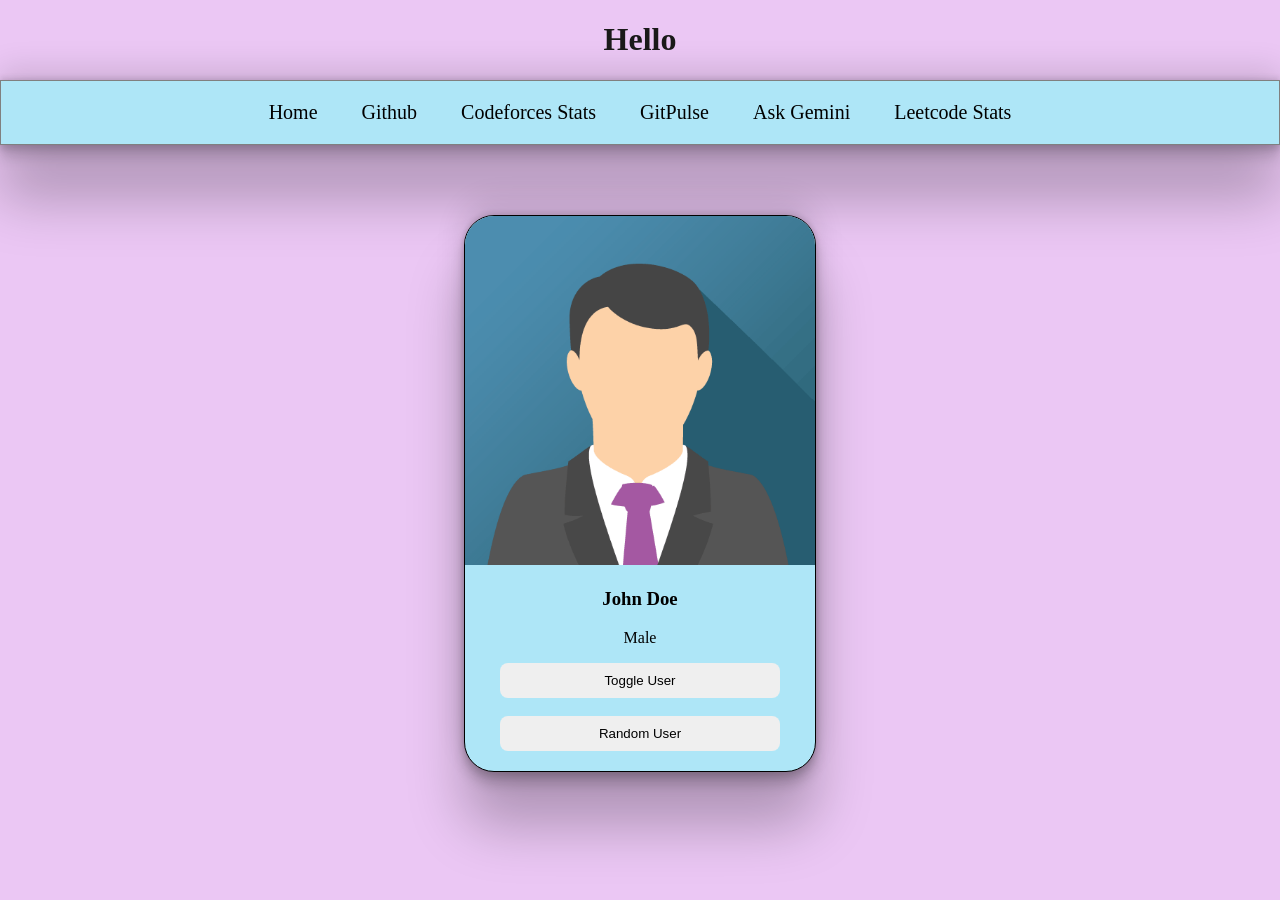
<file: target/classes/static/index.html>
<!DOCTYPE html>
<html lang="en">
<head>
    <meta charset="UTF-8">
    <meta name="viewport" content="width=device-width, initial-scale=1.0">
    <title>Auto Suggest</title>
    <link rel="stylesheet" href="index.css">
</head>
<body>
     <h1>Hello </h1>
     <div class="navbar">
        <a href="">Home</a>
        <a href="https://github.com/" target="_blank">Github</a>
        <a href="codeforces-stats.html" target="_blank">Codeforces Stats</a>
        <a href="gitpulse.html" target="_blank">GitPulse</a>
        <a href="ask-gemini.html" target="_blank">Ask Gemini</a>
        <a href="leetcode-stats.html" target="_blank">Leetcode Stats</a>
     </div>

     <div class="card">
        <img id="user-image" src="john.png" alt="image not found">
        <h3 id="user-name">John Doe</h3>
        <p id="user-gender">Male</p>
        <button onclick="toggleUser()">Toggle User</button>
        <br>
        <br>
        <button onclick="randomUser()">Random User</button>
     </div>
    <script src="index.js"></script>
</body>
</html>
</file>
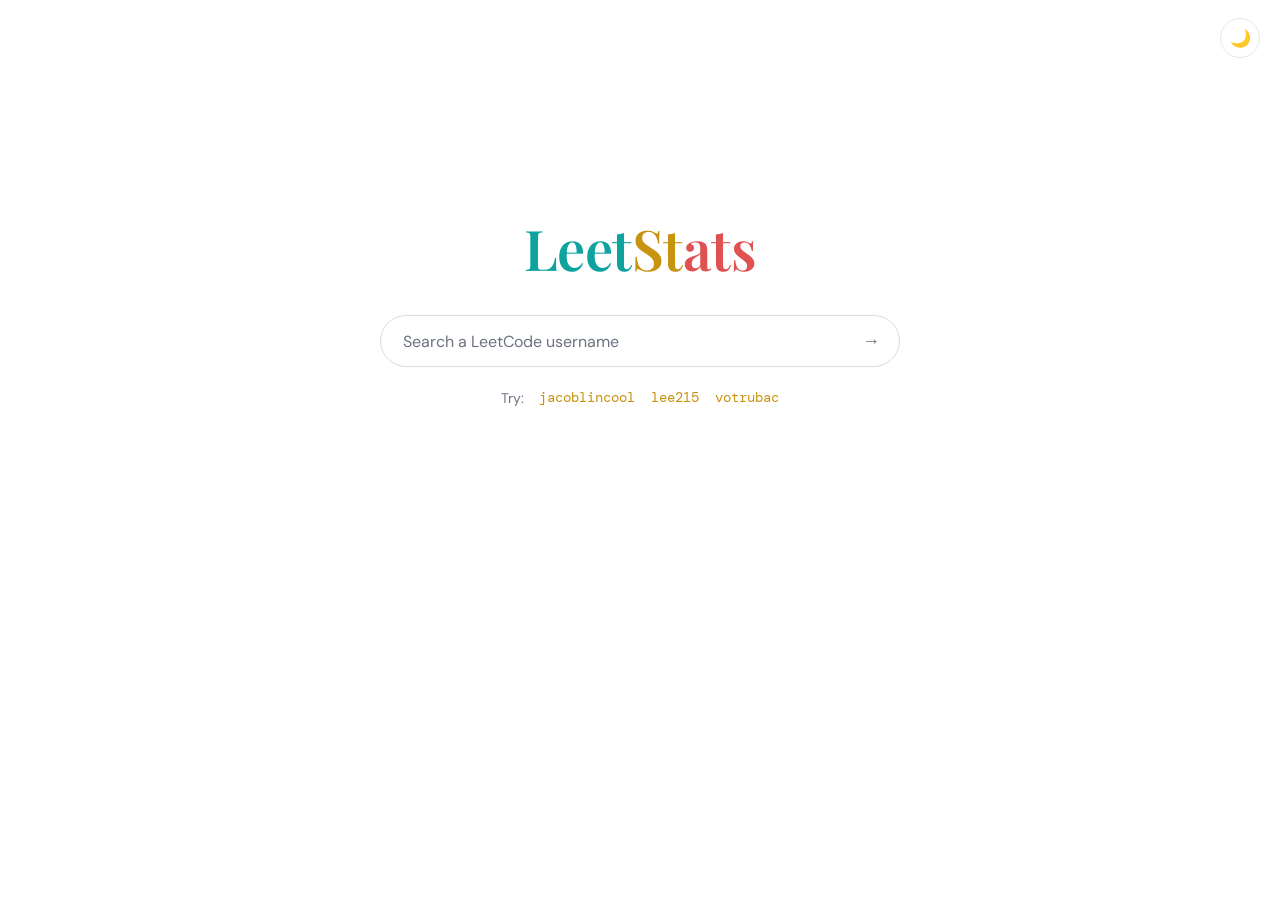
<file: target/classes/static/leetcode-stats.html>
<!DOCTYPE html>
<html lang="en" data-theme="light">
<head>
<meta charset="UTF-8">
<meta name="viewport" content="width=device-width, initial-scale=1.0">
<title>LeetStats</title>
<link rel="preconnect" href="https://fonts.googleapis.com">
<link rel="preconnect" href="https://fonts.gstatic.com" crossorigin>
<link href="https://fonts.googleapis.com/css2?family=Playfair+Display:wght@600&family=DM+Sans:wght@400;500;700&family=DM+Mono:wght@400;500&display=swap" rel="stylesheet">
<style>
  :root, [data-theme="light"] {
    --bg: #ffffff;
    --text: #1f2328;
    --muted: #6b7280;
    --line: #e5e7eb;
    --surface: #ffffff;
    --input-border: #dadce0;
    --input-shadow: rgba(32, 33, 36, 0.12);
    --track: #f0f1f3;
    --easy: #0fa39e;
    --medium: #c8930f;
    --hard: #e05252;
    --accent: #c8930f;
    --card-shadow: 0 1px 3px rgba(32, 33, 36, 0.08), 0 8px 28px rgba(32, 33, 36, 0.06);
  }
  [data-theme="dark"] {
    --bg: #0a0b0d;
    --text: #e9e7e2;
    --muted: #8b8f98;
    --line: rgba(255, 255, 255, 0.09);
    --surface: #121418;
    --input-border: rgba(255, 255, 255, 0.14);
    --input-shadow: rgba(0, 0, 0, 0.5);
    --track: rgba(255, 255, 255, 0.08);
    --easy: #3ddad7;
    --medium: #e3b341;
    --hard: #ff6b6b;
    --accent: #e3b341;
    --card-shadow: 0 20px 50px rgba(0, 0, 0, 0.45);
  }

  * { margin: 0; padding: 0; box-sizing: border-box; }

  html, body { height: 100%; }

  body {
    background: var(--bg);
    color: var(--text);
    font-family: "DM Sans", system-ui, sans-serif;
    display: flex;
    flex-direction: column;
    align-items: center;
    transition: background 0.25s, color 0.25s;
  }

  /* theme toggle, top right */
  .theme-toggle {
    position: fixed;
    top: 18px;
    right: 20px;
    width: 40px;
    height: 40px;
    border-radius: 50%;
    border: 1px solid var(--line);
    background: var(--surface);
    color: var(--text);
    font-size: 17px;
    cursor: pointer;
    display: flex;
    align-items: center;
    justify-content: center;
    transition: background 0.25s, border-color 0.25s, transform 0.15s;
    z-index: 10;
  }
  .theme-toggle:hover { transform: scale(1.06); }
  .theme-toggle:focus-visible { outline: 2px solid var(--accent); outline-offset: 2px; }

  main {
    width: 100%;
    max-width: 640px;
    padding: 0 24px 64px;
    display: flex;
    flex-direction: column;
    align-items: center;
    /* Google-style: sits a bit above vertical center when idle */
    margin-top: clamp(96px, 24vh, 210px);
    transition: margin-top 0.45s cubic-bezier(0.3, 0.8, 0.3, 1);
  }
  body.has-result main { margin-top: 72px; }

  .wordmark {
    font-family: "Playfair Display", serif;
    font-weight: 600;
    font-size: clamp(40px, 8vw, 56px);
    letter-spacing: -0.01em;
    margin-bottom: 30px;
    user-select: none;
  }
  .wordmark .l { color: var(--easy); }
  .wordmark .e { color: var(--medium); }
  .wordmark .t { color: var(--hard); }

  /* search */
  .search {
    width: 100%;
    max-width: 520px;
    display: flex;
    align-items: center;
    gap: 12px;
    background: var(--surface);
    border: 1px solid var(--input-border);
    border-radius: 999px;
    padding: 0 8px 0 22px;
    height: 52px;
    transition: box-shadow 0.2s, border-color 0.2s, background 0.25s;
  }
  .search:focus-within {
    box-shadow: 0 2px 10px var(--input-shadow);
    border-color: transparent;
  }
  [data-theme="dark"] .search:focus-within { border-color: var(--accent); box-shadow: none; }

  .search input {
    flex: 1;
    min-width: 0;
    border: none;
    outline: none;
    background: transparent;
    color: var(--text);
    font-family: "DM Mono", monospace;
    font-size: 16px;
  }
  .search input::placeholder { color: var(--muted); font-family: "DM Sans", sans-serif; }

  .search button {
    border: none;
    background: transparent;
    color: var(--muted);
    font-size: 18px;
    width: 40px;
    height: 40px;
    border-radius: 50%;
    cursor: pointer;
    display: flex;
    align-items: center;
    justify-content: center;
    transition: color 0.15s, background 0.15s;
  }
  .search button:hover { color: var(--accent); background: var(--track); }
  .search button:focus-visible { outline: 2px solid var(--accent); outline-offset: 1px; }
  .search button:disabled { opacity: 0.45; cursor: wait; }

  .try {
    margin-top: 20px;
    font-size: 14px;
    color: var(--muted);
    display: flex;
    gap: 14px;
    align-items: center;
    flex-wrap: wrap;
    justify-content: center;
  }
  .try button {
    background: none;
    border: none;
    padding: 2px 1px;
    color: var(--accent);
    font-family: "DM Mono", monospace;
    font-size: 13.5px;
    cursor: pointer;
    border-bottom: 1px dashed transparent;
    transition: border-color 0.15s;
  }
  .try button:hover { border-bottom-color: var(--accent); }
  .try button:focus-visible { outline: 2px solid var(--accent); outline-offset: 2px; }

  /* states */
  .loader {
    margin-top: 52px;
    width: 34px; height: 34px;
    border: 3px solid var(--track);
    border-top-color: var(--accent);
    border-radius: 50%;
    animation: spin 0.8s linear infinite;
  }
  @keyframes spin { to { transform: rotate(360deg); } }

  .error {
    margin-top: 44px;
    text-align: center;
    color: var(--muted);
    font-size: 14.5px;
    line-height: 1.6;
    max-width: 420px;
  }
  .error b { color: var(--hard); font-weight: 700; display: block; margin-bottom: 4px; }

  /* card */
  .card {
    width: 100%;
    margin-top: 44px;
    background: var(--surface);
    border: 1px solid var(--line);
    border-radius: 18px;
    padding: 30px 34px;
    box-shadow: var(--card-shadow);
    animation: rise 0.45s cubic-bezier(0.2, 0.7, 0.3, 1) both;
    transition: background 0.25s, border-color 0.25s;
  }
  @keyframes rise {
    from { opacity: 0; transform: translateY(14px); }
    to   { opacity: 1; transform: translateY(0); }
  }

  .card-head {
    display: flex;
    justify-content: space-between;
    align-items: baseline;
    gap: 10px;
    flex-wrap: wrap;
    margin-bottom: 26px;
  }
  .card-head a {
    font-family: "Playfair Display", serif;
    font-size: 23px;
    font-weight: 600;
    color: var(--text);
    text-decoration: none;
  }
  .card-head a:hover { color: var(--accent); }
  .card-head .rank {
    font-family: "DM Mono", monospace;
    font-size: 13px;
    color: var(--muted);
  }
  .card-head .rank b { color: var(--accent); font-weight: 500; }

  .card-body {
    display: grid;
    grid-template-columns: 168px 1fr;
    gap: 34px;
    align-items: center;
  }

  .ring-wrap { position: relative; width: 168px; height: 168px; margin: 0 auto; }
  .ring-wrap svg { transform: rotate(-90deg); display: block; }
  .ring-track { fill: none; stroke: var(--track); stroke-width: 9; }
  .ring-fill {
    fill: none;
    stroke: var(--accent);
    stroke-width: 9;
    stroke-linecap: round;
    transition: stroke-dashoffset 1.1s cubic-bezier(0.3, 0.8, 0.3, 1), stroke 0.25s;
  }
  .ring-center {
    position: absolute; inset: 0;
    display: flex; flex-direction: column;
    align-items: center; justify-content: center;
  }
  .ring-center .big {
    font-family: "DM Mono", monospace;
    font-size: 36px;
    line-height: 1;
  }
  .ring-center .small {
    color: var(--muted);
    font-size: 11.5px;
    margin-top: 6px;
    letter-spacing: 0.06em;
    text-transform: uppercase;
  }

  .bars { display: flex; flex-direction: column; gap: 18px; }
  .bar-top {
    display: flex;
    justify-content: space-between;
    align-items: baseline;
    margin-bottom: 7px;
  }
  .bar-top .label {
    font-size: 12.5px;
    font-weight: 700;
    letter-spacing: 0.09em;
    text-transform: uppercase;
  }
  .bar-top .nums {
    font-family: "DM Mono", monospace;
    font-size: 13px;
    color: var(--muted);
  }
  .bar-top .nums b { color: var(--text); font-weight: 500; }
  .bar-track { height: 7px; border-radius: 99px; background: var(--track); overflow: hidden; }
  .bar-fill { height: 100%; width: 0; border-radius: 99px; transition: width 1.1s cubic-bezier(0.3, 0.8, 0.3, 1); }
  .easy   .label { color: var(--easy); }   .easy   .bar-fill { background: var(--easy); }
  .medium .label { color: var(--medium); } .medium .bar-fill { background: var(--medium); }
  .hard   .label { color: var(--hard); }   .hard   .bar-fill { background: var(--hard); }

  .hidden { display: none !important; }

  @media (max-width: 540px) {
    .card { padding: 24px 20px; }
    .card-body { grid-template-columns: 1fr; gap: 26px; }
  }

  @media (prefers-reduced-motion: reduce) {
    * { animation: none !important; transition: none !important; }
  }
</style>
</head>
<body>
  <button class="theme-toggle" id="theme-toggle" aria-label="Switch theme" title="Switch theme">🌙</button>

  <main>
    <h1 class="wordmark"><span class="l">Leet</span><span class="e">St</span><span class="t">ats</span></h1>

    <div class="search">
      <input id="username" type="text" placeholder="Search a LeetCode username" autocomplete="off" spellcheck="false" aria-label="LeetCode username">
      <button id="go" aria-label="Fetch stats" title="Fetch stats">→</button>
    </div>

    <div class="try">
      <span>Try:</span>
      <button data-u="jacoblincool">jacoblincool</button>
      <button data-u="lee215">lee215</button>
      <button data-u="votrubac">votrubac</button>
    </div>

    <div id="loading" class="loader hidden" role="status" aria-label="Loading"></div>

    <div id="error" class="error hidden" role="alert">
      <b>Couldn't fetch that profile</b>
      <span id="error-msg"></span>
    </div>

    <section id="card" class="card hidden" aria-live="polite">
      <div class="card-head">
        <a id="profile-link" href="#" target="_blank" rel="noopener"></a>
        <span class="rank">Rank <b id="ranking">—</b></span>
      </div>
      <div class="card-body">
        <div class="ring-wrap">
          <svg width="168" height="168" viewBox="0 0 168 168" aria-hidden="true">
            <circle class="ring-track" cx="84" cy="84" r="74"></circle>
            <circle class="ring-fill" id="ring" cx="84" cy="84" r="74"></circle>
          </svg>
          <div class="ring-center">
            <div class="big" id="total-solved">0</div>
            <div class="small" id="total-label">solved</div>
          </div>
        </div>
        <div class="bars">
          <div class="bar-row easy">
            <div class="bar-top"><span class="label">Easy</span>
              <span class="nums"><b id="easy-solved">0</b> / <span id="easy-total">0</span></span></div>
            <div class="bar-track"><div class="bar-fill" id="easy-bar"></div></div>
          </div>
          <div class="bar-row medium">
            <div class="bar-top"><span class="label">Medium</span>
              <span class="nums"><b id="medium-solved">0</b> / <span id="medium-total">0</span></span></div>
            <div class="bar-track"><div class="bar-fill" id="medium-bar"></div></div>
          </div>
          <div class="bar-row hard">
            <div class="bar-top"><span class="label">Hard</span>
              <span class="nums"><b id="hard-solved">0</b> / <span id="hard-total">0</span></span></div>
            <div class="bar-track"><div class="bar-fill" id="hard-bar"></div></div>
          </div>
        </div>
      </div>
    </section>
  </main>

<script>
(function () {
  "use strict";

  /* ---------- theme ---------- */
  var root = document.documentElement;
  var toggle = document.getElementById("theme-toggle");
  var prefersDark = window.matchMedia("(prefers-color-scheme: dark)").matches;
  setTheme(prefersDark ? "dark" : "light");

  function setTheme(t) {
    root.setAttribute("data-theme", t);
    toggle.textContent = t === "dark" ? "☀️" : "🌙";
  }
  toggle.addEventListener("click", function () {
    setTheme(root.getAttribute("data-theme") === "dark" ? "light" : "dark");
  });

  /* ---------- elements ---------- */
  var input = document.getElementById("username");
  var goBtn = document.getElementById("go");
  var loadingEl = document.getElementById("loading");
  var errorEl = document.getElementById("error");
  var errorMsg = document.getElementById("error-msg");
  var cardEl = document.getElementById("card");

  var RING_R = 74;
  var RING_C = 2 * Math.PI * RING_R;
  var ring = document.getElementById("ring");
  ring.setAttribute("stroke-dasharray", RING_C);
  ring.setAttribute("stroke-dashoffset", RING_C);

  /* ---------- data sources (tried in order) ---------- */
  var SOURCES = [
    {
      url: function (u) { return "https://leetcode-api-faisalshohag.vercel.app/" + encodeURIComponent(u); },
      parse: function (d) {
        if (!d || d.errors || d.totalSolved === undefined) return null;
        return pick(d);
      }
    },
    {
      url: function (u) { return "https://alfa-leetcode-api.onrender.com/userProfile/" + encodeURIComponent(u); },
      parse: function (d) {
        if (!d || d.errors || d.totalSolved === undefined) return null;
        return pick(d);
      }
    },
    {
      url: function (u) { return "https://leetcode-stats-api.herokuapp.com/" + encodeURIComponent(u); },
      parse: function (d) {
        if (!d || d.status !== "success") return null;
        return pick(d);
      }
    }
  ];

  function pick(d) {
    return {
      totalSolved: d.totalSolved, totalQuestions: d.totalQuestions,
      easySolved: d.easySolved, totalEasy: d.totalEasy,
      mediumSolved: d.mediumSolved, totalMedium: d.totalMedium,
      hardSolved: d.hardSolved, totalHard: d.totalHard,
      ranking: d.ranking
    };
  }

  function fetchWithTimeout(url, ms) {
    var ctrl = new AbortController();
    var t = setTimeout(function () { ctrl.abort(); }, ms);
    return fetch(url, { signal: ctrl.signal })
      .then(function (r) { return r.json(); })
      .finally(function () { clearTimeout(t); });
  }

  function fetchStats(username) {
    var i = 0;
    function tryNext() {
      if (i >= SOURCES.length) return Promise.reject(new Error("all sources failed"));
      var src = SOURCES[i++];
      return fetchWithTimeout(src.url(username), 12000)
        .then(function (json) {
          var parsed = src.parse(json);
          return parsed || tryNext();
        })
        .catch(function () { return tryNext(); });
    }
    return tryNext();
  }

  /* ---------- rendering ---------- */
  function fmt(n) {
    if (n === null || n === undefined || isNaN(n)) return "—";
    return Number(n).toLocaleString("en-US");
  }

  function countUp(el, target, ms) {
    var reduce = window.matchMedia("(prefers-reduced-motion: reduce)").matches;
    if (reduce || !target) { el.textContent = fmt(target || 0); return; }
    var start = performance.now();
    (function step(now) {
      var p = Math.min(((now || performance.now()) - start) / ms, 1);
      var eased = 1 - Math.pow(1 - p, 3);
      el.textContent = fmt(Math.round(target * eased));
      if (p < 1) requestAnimationFrame(step);
    })();
  }

  function setBar(id, solved, total) {
    var pct = total > 0 ? (solved / total) * 100 : 0;
    document.getElementById(id).style.width = Math.max(pct, solved > 0 ? 2 : 0) + "%";
  }

  function render(username, s) {
    var link = document.getElementById("profile-link");
    link.textContent = username;
    link.href = "https://leetcode.com/u/" + encodeURIComponent(username) + "/";

    document.getElementById("ranking").textContent = "#" + fmt(s.ranking);
    document.getElementById("total-label").textContent = "of " + fmt(s.totalQuestions);
    document.getElementById("easy-solved").textContent = fmt(s.easySolved);
    document.getElementById("easy-total").textContent = fmt(s.totalEasy);
    document.getElementById("medium-solved").textContent = fmt(s.mediumSolved);
    document.getElementById("medium-total").textContent = fmt(s.totalMedium);
    document.getElementById("hard-solved").textContent = fmt(s.hardSolved);
    document.getElementById("hard-total").textContent = fmt(s.totalHard);

    document.body.classList.add("has-result");
    cardEl.classList.remove("hidden");

    requestAnimationFrame(function () {
      requestAnimationFrame(function () {
        countUp(document.getElementById("total-solved"), s.totalSolved, 1100);
        var pct = s.totalQuestions > 0 ? s.totalSolved / s.totalQuestions : 0;
        ring.setAttribute("stroke-dashoffset", RING_C * (1 - pct));
        setBar("easy-bar", s.easySolved, s.totalEasy);
        setBar("medium-bar", s.mediumSolved, s.totalMedium);
        setBar("hard-bar", s.hardSolved, s.totalHard);
      });
    });
  }

  function resetCard() {
    ring.setAttribute("stroke-dashoffset", RING_C);
    ["easy-bar", "medium-bar", "hard-bar"].forEach(function (id) {
      document.getElementById(id).style.width = "0";
    });
    document.getElementById("total-solved").textContent = "0";
  }

  /* ---------- flow ---------- */
  var busy = false;

  function lookup(username) {
    username = (username || "").trim();
    if (!username || busy) return;
    busy = true;

    input.value = username;
    goBtn.disabled = true;
    errorEl.classList.add("hidden");
    cardEl.classList.add("hidden");
    resetCard();
    loadingEl.classList.remove("hidden");

    fetchStats(username)
      .then(function (stats) {
        loadingEl.classList.add("hidden");
        render(username, stats);
      })
      .catch(function () {
        loadingEl.classList.add("hidden");
        errorMsg.textContent = 'No stats found for "' + username +
          '". Check the spelling, or the public stats APIs may be briefly busy — try again in a moment.';
        errorEl.classList.remove("hidden");
      })
      .finally(function () {
        goBtn.disabled = false;
        busy = false;
      });
  }

  goBtn.addEventListener("click", function () { lookup(input.value); });
  input.addEventListener("keydown", function (e) { if (e.key === "Enter") lookup(input.value); });
  document.querySelectorAll(".try button").forEach(function (b) {
    b.addEventListener("click", function () { lookup(b.dataset.u); });
  });
})();
</script>
</body>
</html>
</file>
<file: target/classes/static/index.css>
body{
    margin: 0px;
    background-color: rgba(226, 173, 240, 0.684);
}

h1 {
    color: rgb(26, 25, 25);
    text-align: center;
}

.navbar{
    border-style: solid;
    border-width: 1px;
    border-color: gray;
    padding: 20px;
    text-align: center;
    background-color: rgb(174, 230, 247);
    box-shadow: rgba(0, 0, 0, 0.25) 0px 54px 55px, rgba(0, 0, 0, 0.12) 0px -12px 30px, rgba(0, 0, 0, 0.12) 0px 4px 6px, rgba(0, 0, 0, 0.17) 0px 12px 13px, rgba(0, 0, 0, 0.09) 0px -3px 5px;
}

.navbar a{
    padding: 20px;
    text-decoration: none;
    color: black;
    font-size: 20px;
}

.navbar a:hover{
    color: rgb(4, 123, 62);
    background-color: rgba(254, 139, 229, 0.392);
}

.card{
    border: 1px solid black;
    width: 350px;
    border-radius: 30px;
    text-align: center;
    margin-top: 70px;
    overflow: hidden;
    /* margin-left: 40%; */
    margin-left: auto;
    margin-right: auto;
    padding-bottom: 20px;
    background-color: rgb(174, 230, 247);
    box-shadow: rgba(0, 0, 0, 0.25) 0px 54px 55px, rgba(0, 0, 0, 0.12) 0px -12px 30px, rgba(0, 0, 0, 0.12) 0px 4px 6px, rgba(0, 0, 0, 0.17) 0px 12px 13px, rgba(0, 0, 0, 0.09) 0px -3px 5px;
}

.card img{
    /* width: 300px; */
    width: 100%;
}

.card button{
    border-style: none;
    padding: 10px;
    width: 80%;
    border-radius: 8px;
}
.card button:hover{
    background-color: rgb(7, 98, 51);
    color: white;
}
</file>
